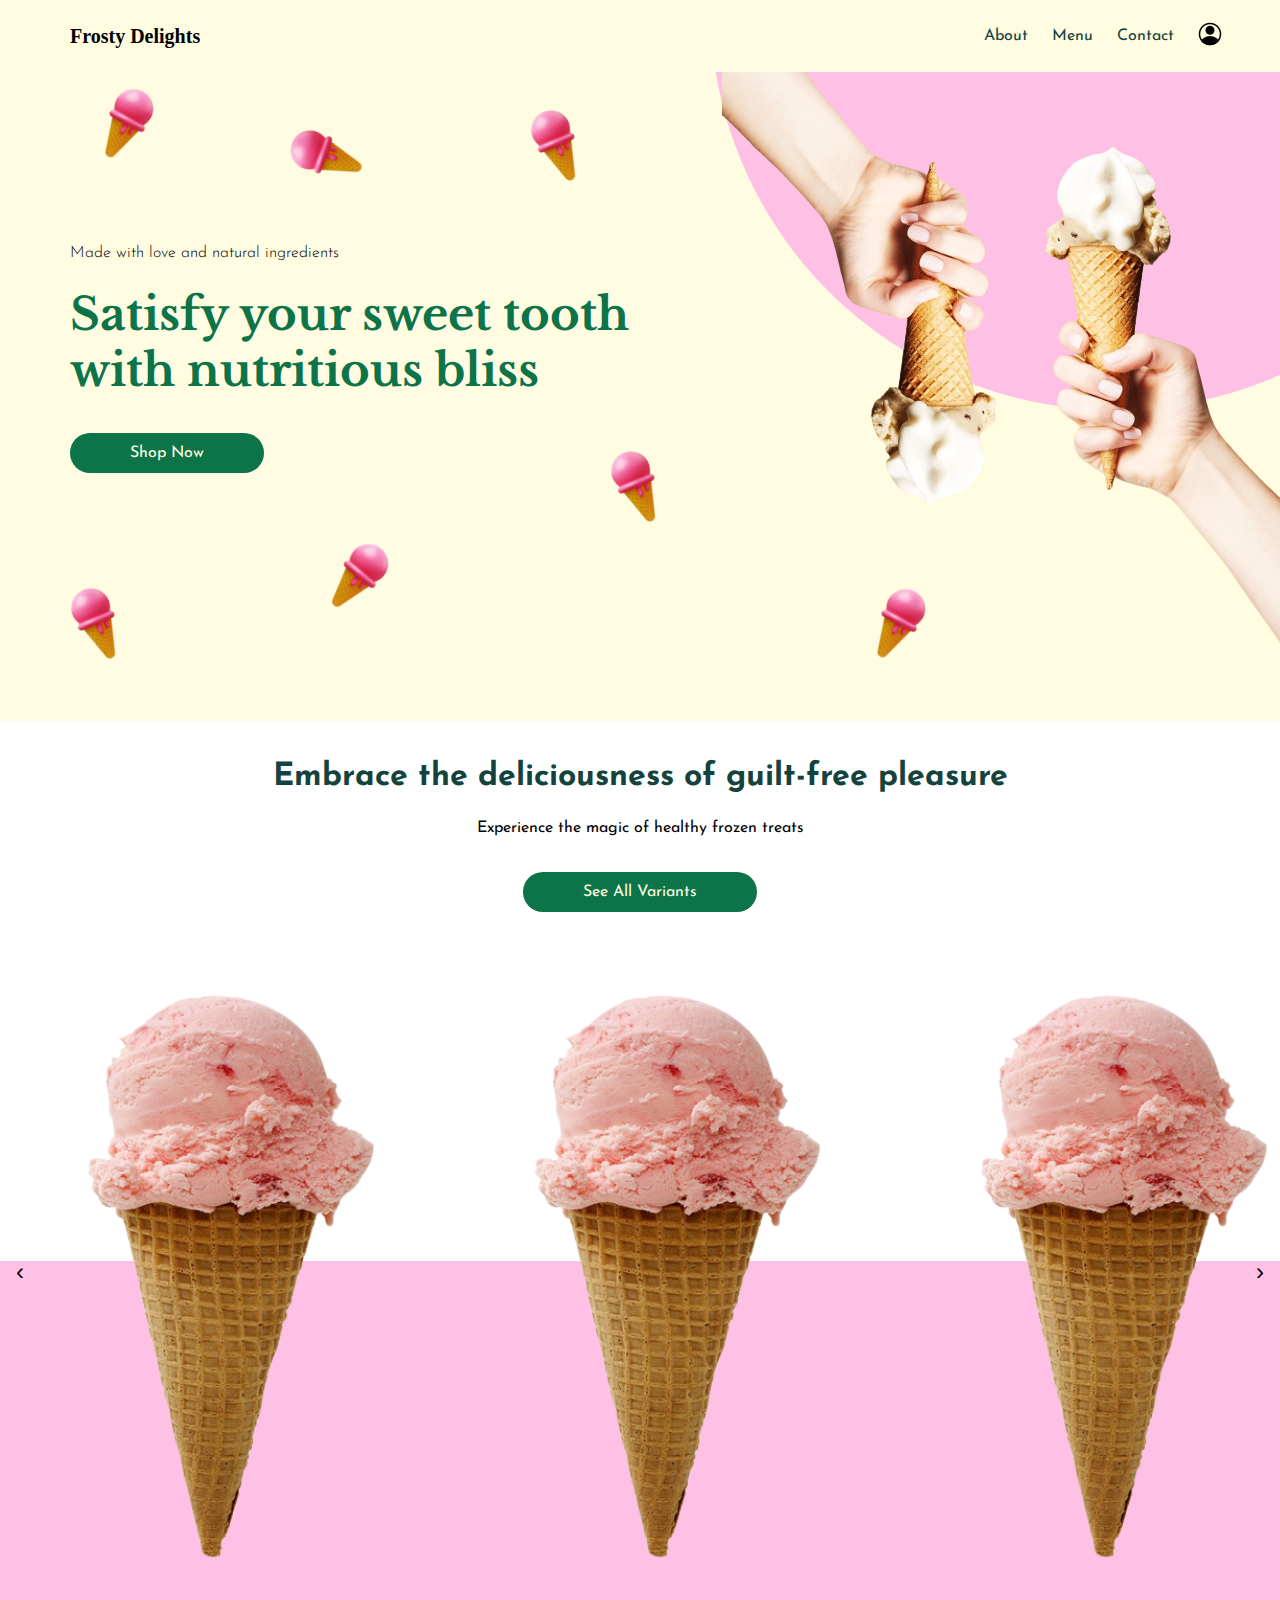
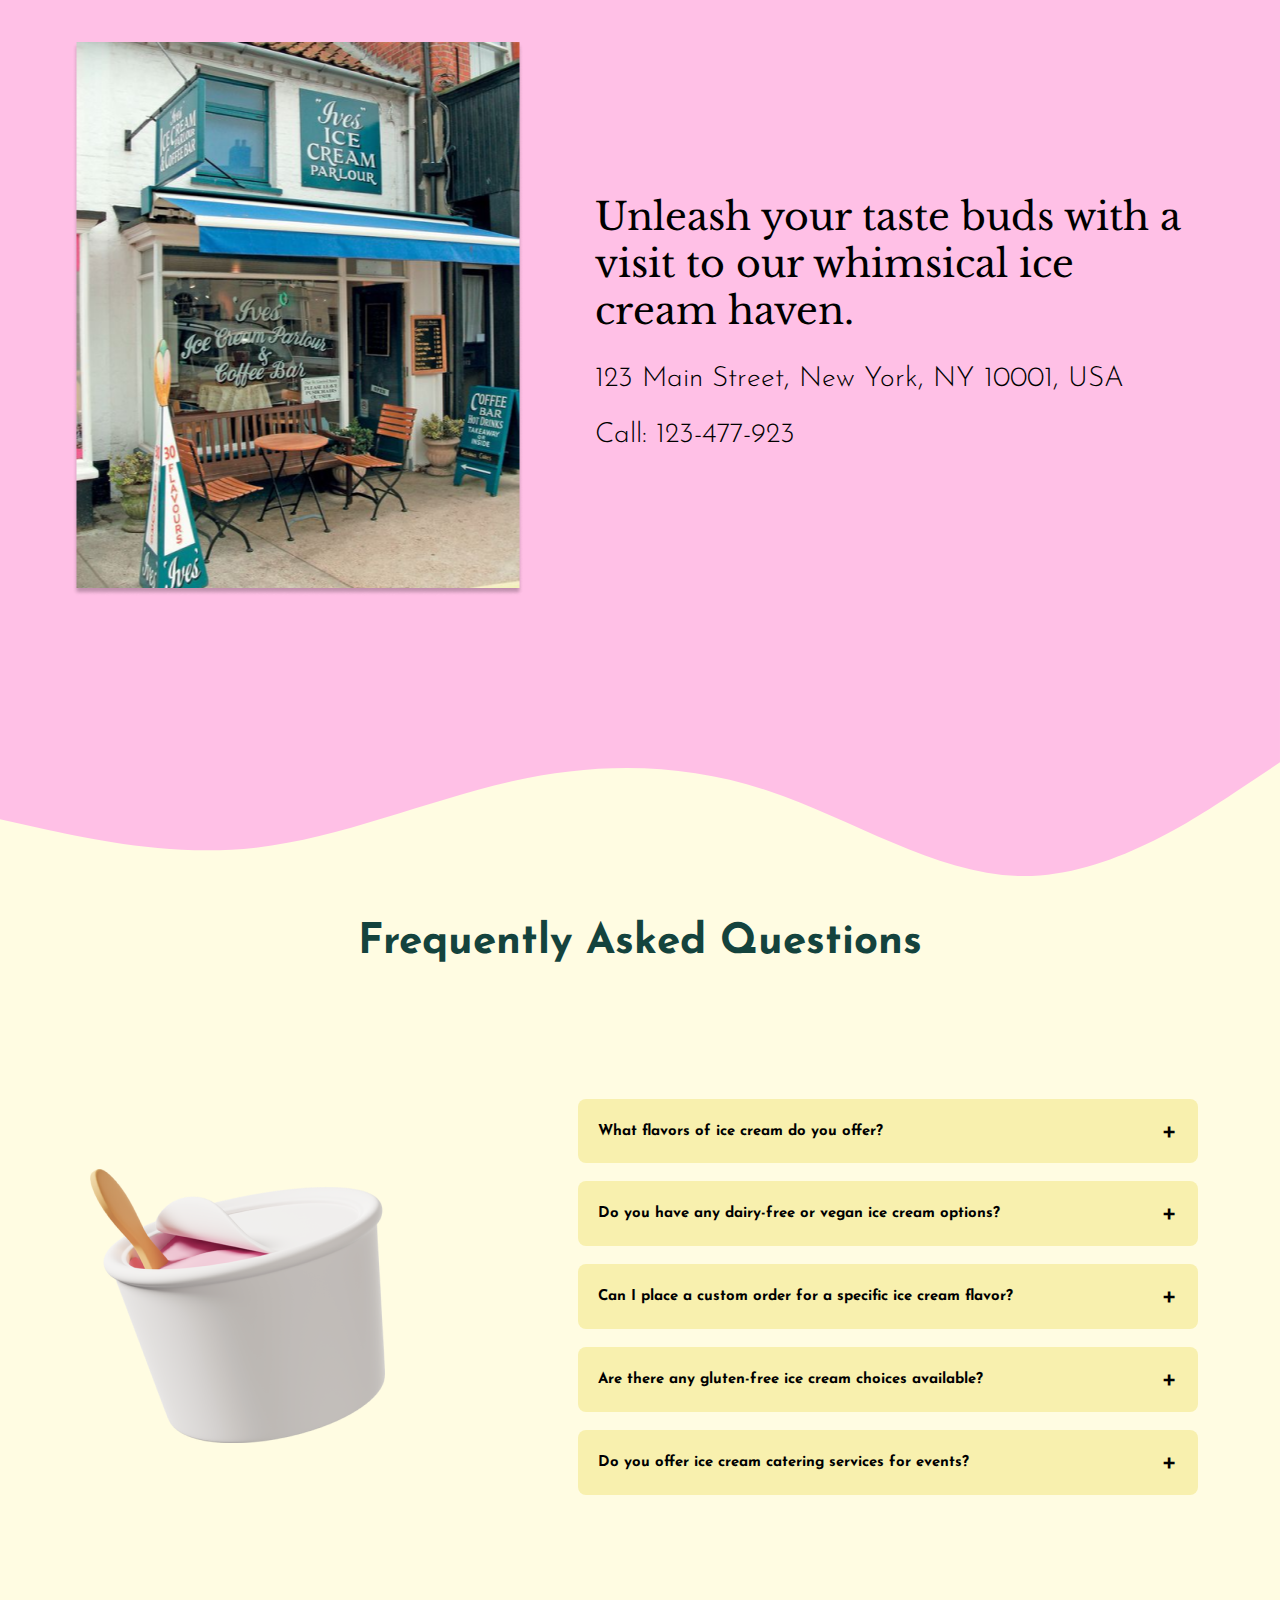
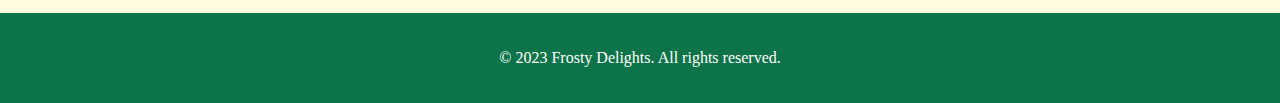
<file: website sederhana/index.html>
<!DOCTYPE html>
<html lang="en">
  <head>
    <meta charset="UTF-8" />
    <meta name="viewport" content="width=device-width, initial-scale=1.0" />
    <title>Frosty Delights</title>
    <link rel="stylesheet" type="text/css" href="style.css" />

    <!-- font -->
    <link href="https://fonts.googleapis.com/css2?family=Josefin+Sans:wght@100;200;300;400;600;700&family=Libre+Baskerville:ital,wght@0,400;0,700;1,400&display=swap" rel="stylesheet" />
    <link href="https://fonts.googleapis.com/css2?family=Libre+Baskerville:ital,wght@0,400;0,700;1,400&display=swap" rel="stylesheet" />
  </head>
  <body>
    <header>
      <div class="logo">
        <a href="#">Frosty Delights</a>
      </div>
      <div class="navbar-account">
        <nav>
          <ul>
            <li><a href="#about">About</a></li>
            <li><a href="#menu">Menu</a></li>
            <li><a href="#contact">Contact</a></li>
          </ul>
        </nav>
        <div class="account">
          <img src="img/account.png" alt="" class="account-icon" />
        </div>
      </div>
    </header>

    <section class="hero-section">
      <div class="decorative-circle">
        <img src="img/Elena_Koycheva-removebg-preview.png" alt="Image" class="circle-image" />
        <img src="img/Elena_Koycheva-removebg-preview.png" alt="Image" class="circle-image rotated" />
      </div>
      <div class="mini-icecream">
        <img src="img/ice cream cone.png" alt="" class="verse-1 a" />
        <img src="img/ice cream cone.png" alt="" class="verse-1 b" />
        <img src="img/ice cream cone.png" alt="" class="verse-2" />
        <img src="img/ice cream cone.png" alt="" class="verse-3" />
        <img src="img/ice cream cone.png" alt="" class="verse-4 a" />
        <img src="img/ice cream cone.png" alt="" class="verse-4 b" />
        <img src="img/ice cream cone.png" alt="" class="verse-4 c" />
      </div>
      <div class="content">
        <p>Made with love and natural ingredients</p>
        <h2>Satisfy your sweet tooth with nutritious bliss</h2>
        <a href="#" class="btn">Shop Now</a>
      </div>
    </section>

    <section id="menu-variants">
      <div class="text-content">
        <h2>Embrace the deliciousness of guilt-free pleasure</h2>
        <p>Experience the magic of healthy frozen treats</p>
        <a href="#" class="btn">See All Variants</a>
      </div>
      <div class="carousel">
        <div class="carousel-wrapper">
          <img src="img/strawberry_ice_cream.png" alt="" />
          <img src="img/strawberry_ice_cream.png" alt="" />
          <img src="img/strawberry_ice_cream.png" alt="" />
          <img src="img/strawberry_ice_cream.png" alt="" />
          <img src="img/strawberry_ice_cream.png" alt="" />
          <img src="img/strawberry_ice_cream.png" alt="" />
          <img src="img/strawberry_ice_cream.png" alt="" />
          <img src="img/strawberry_ice_cream.png" alt="" />
          <img src="img/strawberry_ice_cream.png" alt="" />
        </div>
        <button class="carousel-scroll prev" onClick="scrollCarousel('prev')">&#8249;</button>
        <button class="carousel-scroll next" onClick="scrollCarousel('next')">&#8250;</button>
      </div>
    </section>

    <section id="place">
      <div class="content">
        <div class="img">
          <img src="img/shop.png" alt="" />
        </div>
        <div class="text">
          <h2>Unleash your taste buds with a visit to our whimsical ice cream haven.</h2>
          <p>123 Main Street, New York, NY 10001, USA</p>
          <p>Call: 123-477-923</p>
        </div>
      </div>
      <div class="wave">
        <svg xmlns="http://www.w3.org/2000/svg" viewBox="0 0 1440 320">
          <path
            fill="#FFC0E6"
            fill-opacity="1"
            d="M0,160L48,170.7C96,181,192,203,288,192C384,181,480,139,576,117.3C672,96,768,96,864,128C960,160,1056,224,1152,224C1248,224,1344,160,1392,128L1440,96L1440,0L1392,0C1344,0,1248,0,1152,0C1056,0,960,0,864,0C768,0,672,0,576,0C480,0,384,0,288,0C192,0,96,0,48,0L0,0Z"
          ></path>
        </svg>
      </div>
    </section>

    <section id="faq">
      <div class="title">
        <h2>Frequently Asked Questions</h2>
      </div>
      <div class="faq-accordion">
        <div class="img">
          <img src="img/ice cream jar moсkup with wooden spoon.png" alt="" />
        </div>
        <div class="accordion">
          <div class="accordion-item">
            <div class="accordion-header">
              <h5>What flavors of ice cream do you offer?</h5>
              <span class="accordion-icon">+</span>
            </div>
            <div class="accordion-content">
              <p>We offer a wide range of flavors, including classic favorites such as vanilla, chocolate, and strawberry, as well as unique options like mint chocolate chip, cookies and cream, and rocky road.</p>
            </div>
          </div>
          <div class="accordion-item">
            <div class="accordion-header">
              <h5>Do you have any dairy-free or vegan ice cream options?</h5>
              <span class="accordion-icon">+</span>
            </div>
            <div class="accordion-content">
              <p>Yes, we understand the importance of catering to different dietary preferences. We offer a variety of dairy-free and vegan ice cream options made from plant-based milk, such as almond milk, coconut milk, and soy milk.</p>
            </div>
          </div>
          <div class="accordion-item">
            <div class="accordion-header">
              <h5>Can I place a custom order for a specific ice cream flavor?</h5>
              <span class="accordion-icon">+</span>
            </div>
            <div class="accordion-content">
              <p>
                Absolutely! We accept custom orders for special events or personal preferences. Just reach out to our customer service team, and we will be happy to discuss the details and accommodate your request to the best of our
                ability.
              </p>
            </div>
          </div>
          <div class="accordion-item">
            <div class="accordion-header">
              <h5>Are there any gluten-free ice cream choices available?</h5>
              <span class="accordion-icon">+</span>
            </div>
            <div class="accordion-content">
              <p>
                Yes, we offer several gluten-free ice cream options. These flavors are made without any gluten-containing ingredients and are suitable for individuals with gluten intolerance or celiac disease. Please check our menu or
                inquire with our staff for specific gluten-free flavor options.
              </p>
            </div>
          </div>
          <div class="accordion-item">
            <div class="accordion-header">
              <h5>Do you offer ice cream catering services for events?</h5>
              <span class="accordion-icon">+</span>
            </div>
            <div class="accordion-content">
              <p>
                Yes, we provide ice cream catering services for various events, including parties, weddings, and corporate functions. Our catering menu offers a selection of ice cream flavors, toppings, and serving options. Contact our
                catering department for more information and to discuss your specific event requirements.
              </p>
            </div>
          </div>
        </div>
      </div>
    </section>

    <footer>
      <p>&copy; 2023 Frosty Delights. All rights reserved.</p>
    </footer>

    <script src="script.js"></script>
  </body>
</html>
</file>
<file: website sederhana/style.css>
body {
  margin: 0;
  padding: 0;
}

/* header */

header {
  background-color: #fffce2;
  padding: 0 70px 0 70px;
  display: flex;
  justify-content: space-between;
  align-items: center;
  position: fixed;
  width: 90vw;
  z-index: 100;
}

.logo a {
  text-decoration: none;
  font-size: 20px;
  font-weight: 700;
  color: black;
}

.navbar-account {
  display: flex;
  align-items: center;
}

nav {
  font-family: "Josefin Sans", sans-serif;
  margin-right: 12px;
}

nav ul {
  list-style-type: none;
  display: flex;
  padding: 0;
}

nav ul li {
  margin: 12px;
}

nav ul li a {
  text-decoration: none;
  color: #14433d;
}

nav ul li a:hover {
  text-decoration: underline;
  text-underline-offset: 12px;
}

/* end of header */

/* hero section */

.hero-section {
  background-color: #fffce2;
  position: relative;
  padding: 120px 70px;
  overflow: hidden;
}

.hero-section .decorative-circle {
  position: absolute;
  top: -400px;
  right: -240px;
  width: 810px;
  height: 810px;
  background-color: #ffc0e6;
  border-radius: 50%;
  z-index: 1;
}

.hero-section .circle-image {
  position: absolute;
  top: 440px;
  right: 200px;
}

.hero-section .circle-image.rotated {
  transform: rotate(180deg);
  top: 400px;
  right: 390px;
  object-fit: cover;
}

.hero-section .content {
  text-align: left;
  width: 650px;
  margin-top: 125px;
  margin-bottom: 140px;
}

.hero-section .content p {
  font-family: "Josefin Sans", sans-serif;
  font-weight: 300;
  margin-bottom: -12px;
}

.hero-section .content h2 {
  font-family: "Libre Baskerville", serif;
  color: #0c7448;
  font-size: 45px;
  margin-bottom: 45px;
}

.btn {
  font-family: "Josefin Sans", sans-serif;
  padding: 12px 60px;
  background-color: #0c7448;
  color: #fffce2;
  text-decoration: none;
  border-radius: 20px;
}

.hero-section .content .btn:hover {
  background-color: #073e27;
}

.mini-icecream img {
  position: absolute;
}

.mini-icecream .verse-1 {
  transform: rotate(27.93deg);
}

.mini-icecream .verse-1.a {
  left: 78px;
  top: 80px;
}

.mini-icecream .verse-1.b {
  left: 850px;
  top: 580px;
}

.mini-icecream .verse-2 {
  transform: rotate(-70.15deg);
  left: 278.86px;
  top: 112px;
}

.mini-icecream .verse-3 {
  transform: rotate(39.44deg);
  left: 310px;
  top: 533px;
}

.mini-icecream .verse-4 {
  transform: rotate(-22.88deg);
}

.mini-icecream .verse-4.a {
  left: 510px;
  top: 102px;
}

.mini-icecream .verse-4.b {
  left: 50px;
  top: 580px;
}

.mini-icecream .verse-4.c {
  left: 590px;
  top: 443px;
}

/* end of hero section */

#menu-variants {
  text-align: center;
  position: relative;
  height: 500px;
}

.text-content {
  font-family: "Josefin Sans", sans-serif;
  margin-top: 40px;
  margin-bottom: 40px;
}

.text-content h2 {
  font-size: 32px;
  color: #14433d;
}

.text-content h2,
.text-content p {
  text-align: center;
}

.text-content .btn {
  display: inline-block;
  margin-top: 20px;
}

.carousel {
  display: flex;
  overflow: hidden;
  position: absolute;
  width: 100%;
}

.carousel .carousel-wrapper {
  display: flex;
  flex-wrap: nowrap;
  transition: transform 0.3s ease;
  width: 200%;
}

.carousel img {
  flex: 0 0 calc(100% / 3);
  max-width: 100%;
  margin: 0 10px;
}

.carousel-scroll {
  position: absolute;
  top: 50%;
  transform: translateY(-50%);
  background-color: transparent;
  border: none;
  font-size: 24px;
  color: #000;
  cursor: pointer;
}

.carousel-scroll.prev {
  left: 10px;
}

.carousel-scroll.next {
  right: 10px;
}

#place {
  background-color: #ffc0e6;
}

#place .content {
  display: flex;
}

#place .content .img,
#place .content .text {
  flex: 1;
  position: relative;
  margin-top: 500px;
  margin-bottom: 200px;
}

#place .content .text {
  margin-right: 90px;
}

#place .content .text h2 {
  font-family: "Libre Baskerville", serif;
  font-size: 38px;
  font-weight: 400;
}

#place .content .text p {
  font-family: "Josefin Sans", sans-serif;
  font-size: 28px;
  font-weight: 300;
}

#place .content .img img {
  position: absolute;
  top: 50%;
  left: 50%;
  transform: translate(-50%, -50%);
}

#place .wave {
  background-color: #fffce2;
}

/* end of place section */

/* FAQ section */

#faq {
  background-color: #fffce2;
  margin-top: -80px;
}

#faq .title {
  text-align: center;
  font-family: "Josefin Sans", sans-serif;
  font-size: 28px;
  color: #14433d;
}

#faq .faq-accordion {
  display: flex;
}

#faq .faq-accordion .img {
  flex: 0.7;
  display: flex;
  align-items: center;
  justify-content: center;
}

#faq .faq-accordion .accordion {
  margin: 100px auto;
  width: 600px;
}

.accordion-item {
  font-family: "Josefin Sans", sans-serif;
  font-size: 18px;
  width: 100%;
  margin-bottom: 18px;
  border-radius: 8px;
  background-color: #f8f0ae;
  padding: 0 10px;
}

.accordion-header {
  display: flex;
  align-items: center;
  justify-content: space-between;
  padding: 0 10px;
  cursor: pointer;
}

.accordion-content {
  font-weight: 300;
  text-align: justify;
  padding: 0 10px;
  line-height: 26px;
  max-height: 0;
  transition: max-height 0.5s;
  overflow: hidden;
}

.accordion-icon {
  font-size: 30px;
  transition: transform 0.3s ease;
}

.accordion-open .accordion-icon {
  transform: rotate(45deg);
}

.accordion-open .accordion-content {
  max-height: 450px;
}

footer {
  background-color: #0c7448;
  color: #fff;
  padding: 20px;
  text-align: center;
}
</file>
